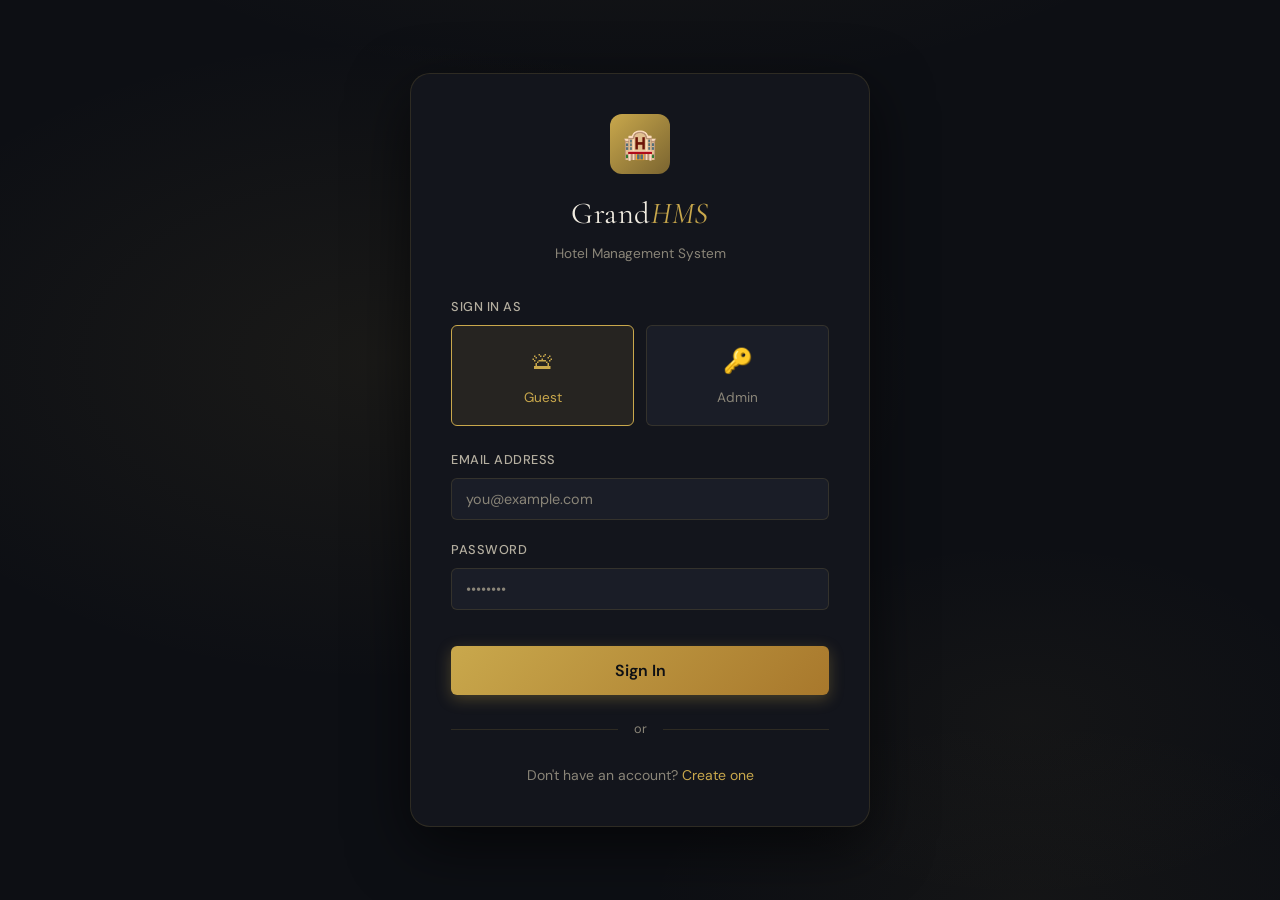
<file: index.html>
<!DOCTYPE html>
<html lang="en">
<head>
  <meta charset="UTF-8" />
  <meta name="viewport" content="width=device-width, initial-scale=1.0" />
  <title>Dashboard — Grand HMS</title>
  <link rel="stylesheet" href="css/style.css" />
</head>
<body>

  <div class="main-content">
    <div class="page-header">
      <h1 class="page-title">Room <span class="accent">Dashboard</span></h1>
      <p class="page-subtitle">Browse, search, and manage hotel rooms</p>
      <div class="page-divider"></div>
    </div>
    <div class="container">

      <div class="stats-row">
        <div class="stat-card">
          <div class="stat-icon gold">🏨</div>
          <div class="stat-info"><div class="stat-value" id="statTotal">—</div><div class="stat-label">Total Rooms</div></div>
        </div>
        <div class="stat-card">
          <div class="stat-icon green">✓</div>
          <div class="stat-info"><div class="stat-value" id="statAvailable">—</div><div class="stat-label">Available</div></div>
        </div>
        <div class="stat-card">
          <div class="stat-icon red">✕</div>
          <div class="stat-info"><div class="stat-value" id="statBooked">—</div><div class="stat-label">Booked</div></div>
        </div>
      </div>

      <div class="search-bar">
        <div class="search-input-wrap">
          <span class="search-icon">🔍</span>
          <input type="text" id="searchInput" class="search-input" placeholder="Search by room number or type…" />
        </div>
        <select id="filterType"  class="filter-select"><option value="">All Types</option></select>
        <select id="filterAvail" class="filter-select">
          <option value="">All Status</option>
          <option value="available">Available</option>
          <option value="booked">Booked</option>
        </select>
        <button class="btn btn-secondary btn-sm" onclick="resetFilters()">Reset</button>
        <div id="adminAddBtn" style="display:none;">
          <a href="add.html" class="btn btn-primary btn-sm">➕ Add Room</a>
        </div>
      </div>

      <div class="rooms-grid" id="roomsGrid"></div>

    </div>
  </div>

  <script src="js/config.js"></script>
  <script src="js/toast.js"></script>
  <script src="js/auth.js"></script>
  <script src="js/dashboard.js"></script>

</body>
</html>
</file>
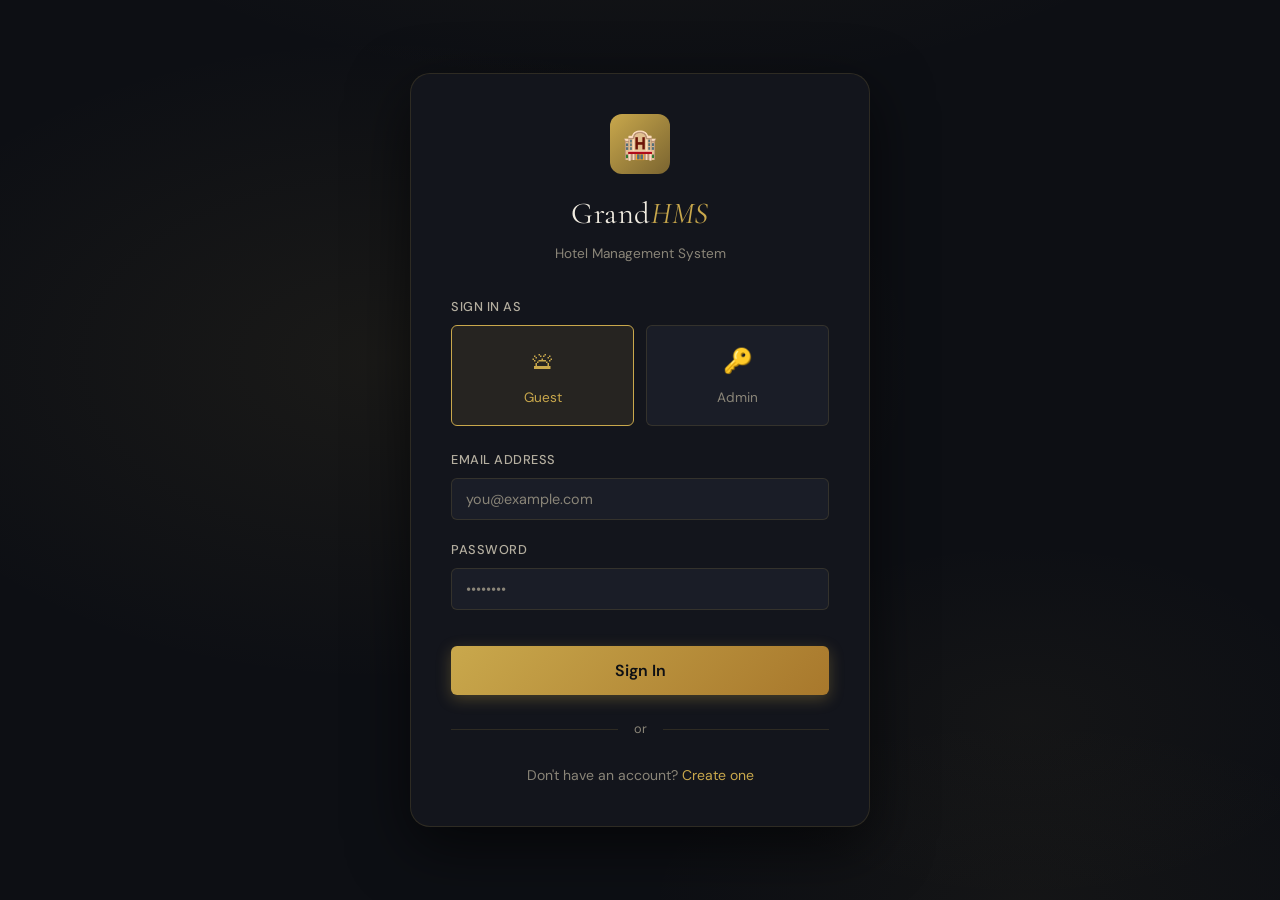
<file: add.html>
<!DOCTYPE html>
<html lang="en">
<head>
  <meta charset="UTF-8" />
  <meta name="viewport" content="width=device-width, initial-scale=1.0" />
  <title>Add Room — Grand HMS</title>
  <link rel="stylesheet" href="css/style.css" />
</head>
<body>

  <div class="main-content">
    <div class="page-header">
      <h1 class="page-title">Room <span class="accent">Details</span></h1>
      <p class="page-subtitle">Fill in the information below to add or edit a room</p>
      <div class="page-divider"></div>
    </div>
    <div class="container">
      <div class="form-page">

        <div class="form-card">
          <h2 class="form-card-title" id="formTitle">➕ Add Room</h2>
          <form id="addRoomForm" novalidate>

            <div class="form-row">
              <div class="form-group">
                <label for="roomNumber" class="form-label">Room Number *</label>
                <input type="text" id="roomNumber" class="form-control" placeholder="e.g. 101, A-203" required />
                <div class="form-error" id="roomNumberErr">Room number is required.</div>
              </div>
              <div class="form-group">
                <label for="roomType" class="form-label">Room Type *</label>
                <input type="text" id="roomType" class="form-control" placeholder="e.g. Deluxe, Suite" list="roomTypeList" required />
                <datalist id="roomTypeList">
                  <option value="Standard"><option value="Deluxe"><option value="Suite">
                  <option value="Executive Suite"><option value="Presidential Suite">
                  <option value="Twin"><option value="Single"><option value="Family Room">
                </datalist>
                <div class="form-error" id="roomTypeErr">Room type is required.</div>
              </div>
            </div>

            <div class="form-group">
              <label for="roomDescription" class="form-label">Description</label>
              <textarea id="roomDescription" class="form-control" placeholder="Brief description of amenities, view, etc." rows="3"></textarea>
            </div>

            <div class="form-row">
              <div class="form-group">
                <label for="roomPrice" class="form-label">Price per Night (₹) *</label>
                <input type="number" id="roomPrice" class="form-control" placeholder="e.g. 2500" min="0" step="0.01" required />
                <div class="form-error" id="roomPriceErr">Enter a valid price.</div>
              </div>
              <div class="form-group">
                <label for="roomAvailable" class="form-label">Availability</label>
                <select id="roomAvailable" class="form-control">
                  <option value="1">✓ Available</option>
                  <option value="0">✕ Not Available</option>
                </select>
              </div>
            </div>

            <div class="form-group">
              <label for="roomImage" class="form-label">Image URL</label>
              <input type="url" id="roomImage" class="form-control" placeholder="https://example.com/room.jpg" />
              <div class="form-hint">Paste a direct image URL. The preview on the right updates live.</div>
            </div>

            <div style="display:flex;gap:.75rem;flex-wrap:wrap;margin-top:1.5rem;">
              <button type="submit" class="btn btn-primary btn-lg" id="submitBtn">
                <span id="submitBtnText">Add Room</span>
              </button>
              <a href="rooms.html" class="btn btn-secondary btn-lg">Cancel</a>
            </div>

          </form>
        </div>

        <div class="image-preview-card">
          <div class="preview-header">Image Preview</div>
          <img id="imagePreview" src="" alt="Preview" style="display:none;" />
          <div class="image-placeholder" id="imagePlaceholder">
            <span class="ph-icon">🖼</span>
            <span>Preview appears here</span>
            <span style="font-size:.75rem;">Enter an image URL above</span>
          </div>
          <div style="padding:1rem 1.25rem;border-top:1px solid var(--border);">
            <div style="font-size:.8rem;color:var(--text-muted);line-height:1.6;">
              <strong style="color:var(--ivory-dim);">Tips:</strong><br/>
              Use direct image URLs ending in .jpg, .png, .webp<br/>
              Recommended size: 800×500px landscape ratio.
            </div>
          </div>
        </div>

      </div>
    </div>
  </div>

  <script src="js/config.js"></script>
  <script src="js/toast.js"></script>
  <script src="js/auth.js"></script>
  <script src="js/add.js"></script>

</body>
</html>
</file>
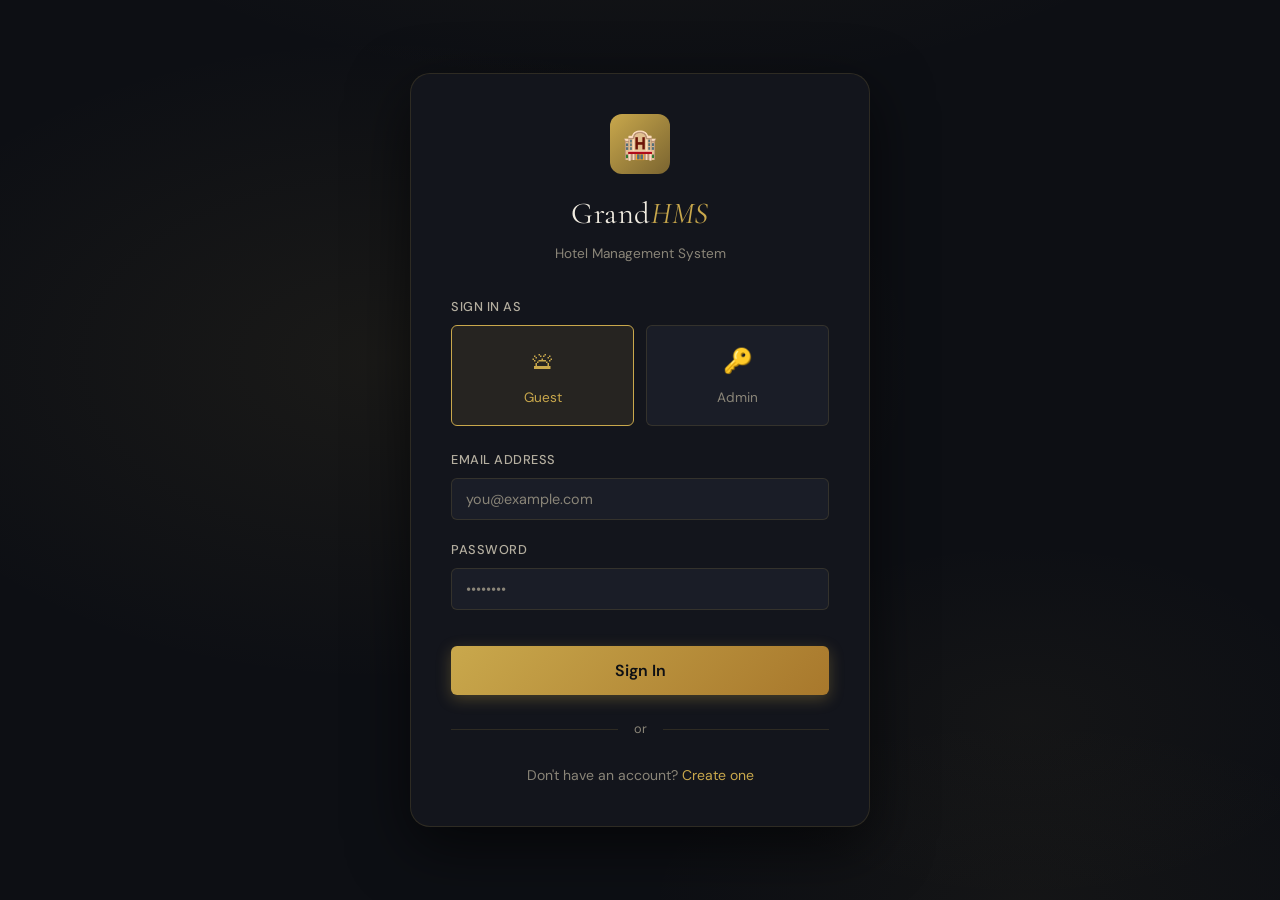
<file: login.html>
<!DOCTYPE html>
<html lang="en">
<head>
  <meta charset="UTF-8" />
  <meta name="viewport" content="width=device-width, initial-scale=1.0" />
  <title>Login — Grand HMS</title>
  <link rel="stylesheet" href="css/style.css" />
</head>
<body>

  <div class="auth-page">
    <div class="auth-card">

      <div class="auth-logo">
        <div class="auth-logo-icon">🏨</div>
        <h1>Grand<span style="color:var(--gold);font-style:italic;">HMS</span></h1>
        <p>Hotel Management System</p>
      </div>

      <div class="form-group">
        <label class="form-label">Sign in as</label>
        <div class="role-selector">
          <label class="role-option">
            <input type="radio" name="role" value="guest" checked />
            <span class="role-option-label"><span class="role-icon">🛎</span>Guest</span>
          </label>
          <label class="role-option">
            <input type="radio" name="role" value="admin" />
            <span class="role-option-label"><span class="role-icon">🔑</span>Admin</span>
          </label>
        </div>
      </div>

      <form id="loginForm" novalidate>
        <div class="form-group">
          <label for="email" class="form-label">Email Address</label>
          <input type="email" id="email" class="form-control" placeholder="you@example.com" required />
          <div class="form-error" id="emailErr">Please enter a valid email.</div>
        </div>
        <div class="form-group">
          <label for="password" class="form-label">Password</label>
          <input type="password" id="password" class="form-control" placeholder="••••••••" required />
          <div class="form-error" id="passwordErr">Password is required.</div>
        </div>
        <button type="submit" class="btn btn-primary btn-full btn-lg mt-2" id="loginBtn">
          <span id="loginBtnText">Sign In</span>
        </button>
      </form>

      <div class="auth-divider">or</div>
      <p class="text-center" style="font-size:.875rem;color:var(--text-muted);">
        Don't have an account? <a href="register.html" class="text-gold">Create one</a>
      </p>

    </div>
  </div>

  <script src="js/config.js"></script>
  <script src="js/toast.js"></script>
  <script src="js/auth.js"></script>
  <script>
    redirectIfLoggedIn();

    document.getElementById('loginForm').addEventListener('submit', async function (e) {
      e.preventDefault();
      document.querySelectorAll('.form-error').forEach(function (el) { el.classList.remove('visible'); });

      var email    = document.getElementById('email').value.trim();
      var password = document.getElementById('password').value.trim();
      var role     = document.querySelector('input[name="role"]:checked').value;
      var loginBtn = document.getElementById('loginBtn');
      var btnText  = document.getElementById('loginBtnText');

      var valid = true;
      if (!email || !/^[^\s@]+@[^\s@]+\.[^\s@]+$/.test(email)) { document.getElementById('emailErr').classList.add('visible'); valid = false; }
      if (!password) { document.getElementById('passwordErr').classList.add('visible'); valid = false; }
      if (!valid) return;

      loginBtn.disabled = true; btnText.textContent = 'Signing in…';
      try {
        var res  = await fetch(API_BASE + '/login', { method: 'POST', credentials: 'include', headers: { 'Content-Type': 'application/json' }, body: JSON.stringify({ email, password, role }) });
        var data = await res.json();
        if (!res.ok) { toastError('Login Failed', data.message || 'Invalid credentials.'); }
        else {
          setUser({ id: data.user?.id || data.id, name: data.user?.name || data.name, email: data.user?.email || email, role: data.user?.role || data.role || role });
          toastSuccess('Welcome back!', 'Signed in as ' + role + '.');
          setTimeout(function () { window.location.href = 'index.html'; }, 600);
        }
      } catch (err) { toastError('Connection Error', 'Cannot reach server. Make sure your backend is running.'); }
      finally { loginBtn.disabled = false; btnText.textContent = 'Sign In'; }
    });
  </script>

</body>
</html>
</file>
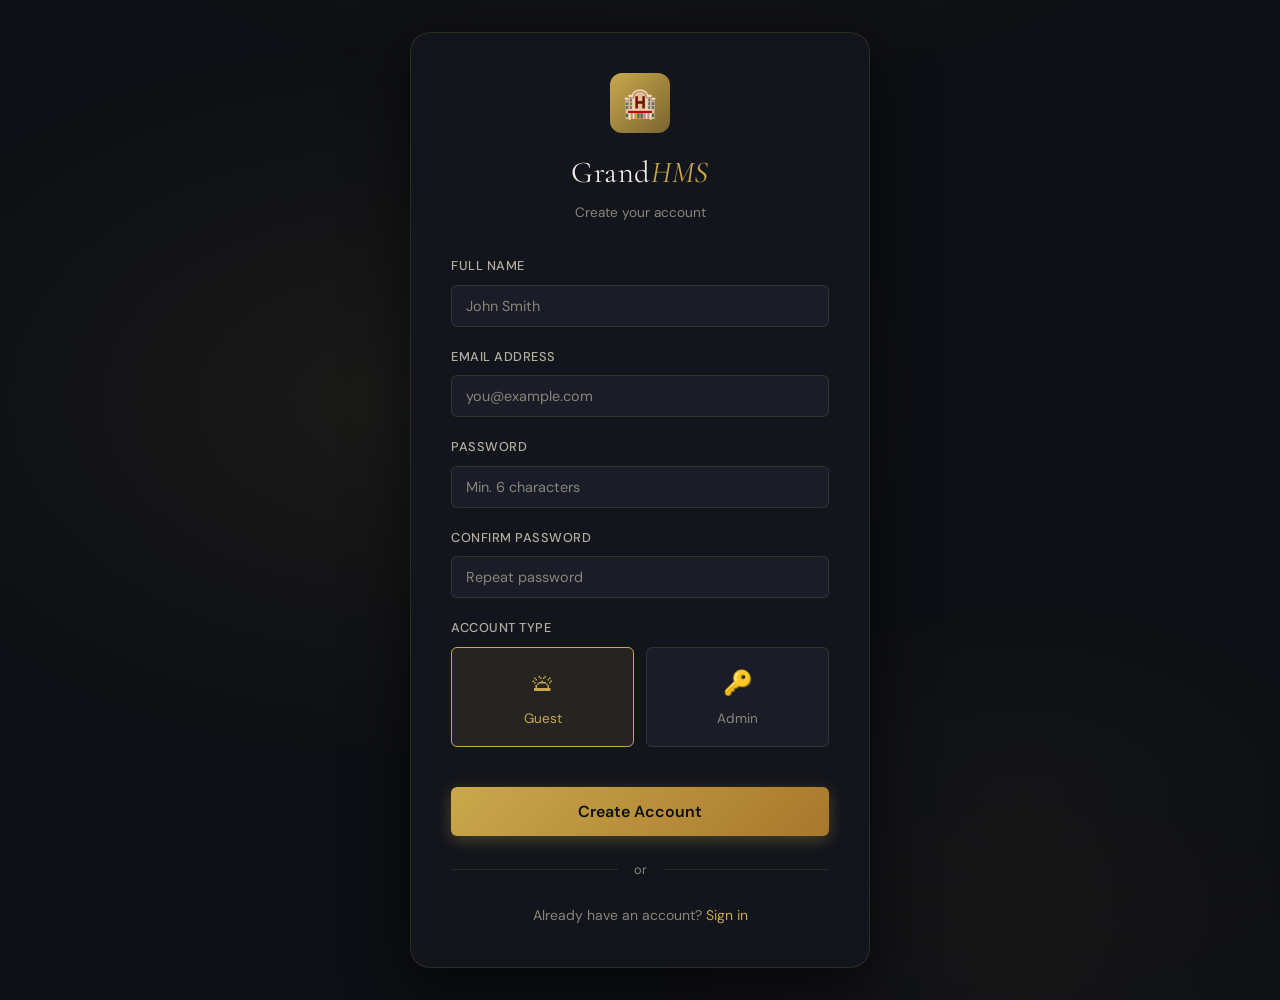
<file: register.html>
<!DOCTYPE html>
<html lang="en">
<head>
  <meta charset="UTF-8" />
  <meta name="viewport" content="width=device-width, initial-scale=1.0" />
  <title>Register — Grand HMS</title>
  <link rel="stylesheet" href="css/style.css" />
</head>
<body>

  <div class="auth-page">
    <div class="auth-card">

      <div class="auth-logo">
        <div class="auth-logo-icon">🏨</div>
        <h1>Grand<span style="color:var(--gold);font-style:italic;">HMS</span></h1>
        <p>Create your account</p>
      </div>

      <form id="registerForm" novalidate>
        <div class="form-group">
          <label for="name" class="form-label">Full Name</label>
          <input type="text" id="name" class="form-control" placeholder="John Smith" required />
          <div class="form-error" id="nameErr">Name is required.</div>
        </div>
        <div class="form-group">
          <label for="email" class="form-label">Email Address</label>
          <input type="email" id="email" class="form-control" placeholder="you@example.com" required />
          <div class="form-error" id="emailErr">Please enter a valid email.</div>
        </div>
        <div class="form-group">
          <label for="password" class="form-label">Password</label>
          <input type="password" id="password" class="form-control" placeholder="Min. 6 characters" required />
          <div class="form-error" id="passwordErr">Password must be at least 6 characters.</div>
        </div>
        <div class="form-group">
          <label for="confirmPassword" class="form-label">Confirm Password</label>
          <input type="password" id="confirmPassword" class="form-control" placeholder="Repeat password" required />
          <div class="form-error" id="confirmErr">Passwords do not match.</div>
        </div>
        <div class="form-group">
          <label class="form-label">Account Type</label>
          <div class="role-selector">
            <label class="role-option">
              <input type="radio" name="role" value="guest" checked />
              <span class="role-option-label"><span class="role-icon">🛎</span>Guest</span>
            </label>
            <label class="role-option">
              <input type="radio" name="role" value="admin" />
              <span class="role-option-label"><span class="role-icon">🔑</span>Admin</span>
            </label>
          </div>
        </div>
        <button type="submit" class="btn btn-primary btn-full btn-lg mt-2" id="registerBtn">
          <span id="registerBtnText">Create Account</span>
        </button>
      </form>

      <div class="auth-divider">or</div>
      <p class="text-center" style="font-size:.875rem;color:var(--text-muted);">
        Already have an account? <a href="login.html" class="text-gold">Sign in</a>
      </p>

    </div>
  </div>

  <script src="js/config.js"></script>
  <script src="js/toast.js"></script>
  <script src="js/auth.js"></script>
  <script>
    redirectIfLoggedIn();

    document.getElementById('registerForm').addEventListener('submit', async function (e) {
      e.preventDefault();
      document.querySelectorAll('.form-error').forEach(function (el) { el.classList.remove('visible'); });

      var name     = document.getElementById('name').value.trim();
      var email    = document.getElementById('email').value.trim();
      var password = document.getElementById('password').value;
      var confirm  = document.getElementById('confirmPassword').value;
      var role     = document.querySelector('input[name="role"]:checked').value;
      var regBtn   = document.getElementById('registerBtn');
      var btnText  = document.getElementById('registerBtnText');

      var valid = true;
      if (!name)   { document.getElementById('nameErr').classList.add('visible'); valid = false; }
      if (!email || !/^[^\s@]+@[^\s@]+\.[^\s@]+$/.test(email)) { document.getElementById('emailErr').classList.add('visible'); valid = false; }
      if (!password || password.length < 6) { document.getElementById('passwordErr').classList.add('visible'); valid = false; }
      if (password !== confirm) { document.getElementById('confirmErr').classList.add('visible'); valid = false; }
      if (!valid) return;

      regBtn.disabled = true; btnText.textContent = 'Creating account…';
      try {
        var res  = await fetch(API_BASE + '/register', { method: 'POST', credentials: 'include', headers: { 'Content-Type': 'application/json' }, body: JSON.stringify({ name, email, password, role }) });
        var data = await res.json();
        if (!res.ok) { toastError('Registration Failed', data.message || 'Could not create account.'); }
        else { toastSuccess('Account Created!', 'You can now sign in.'); setTimeout(function () { window.location.href = 'login.html'; }, 1200); }
      } catch (err) { toastError('Connection Error', 'Cannot reach server.'); }
      finally { regBtn.disabled = false; btnText.textContent = 'Create Account'; }
    });
  </script>

</body>
</html>
</file>
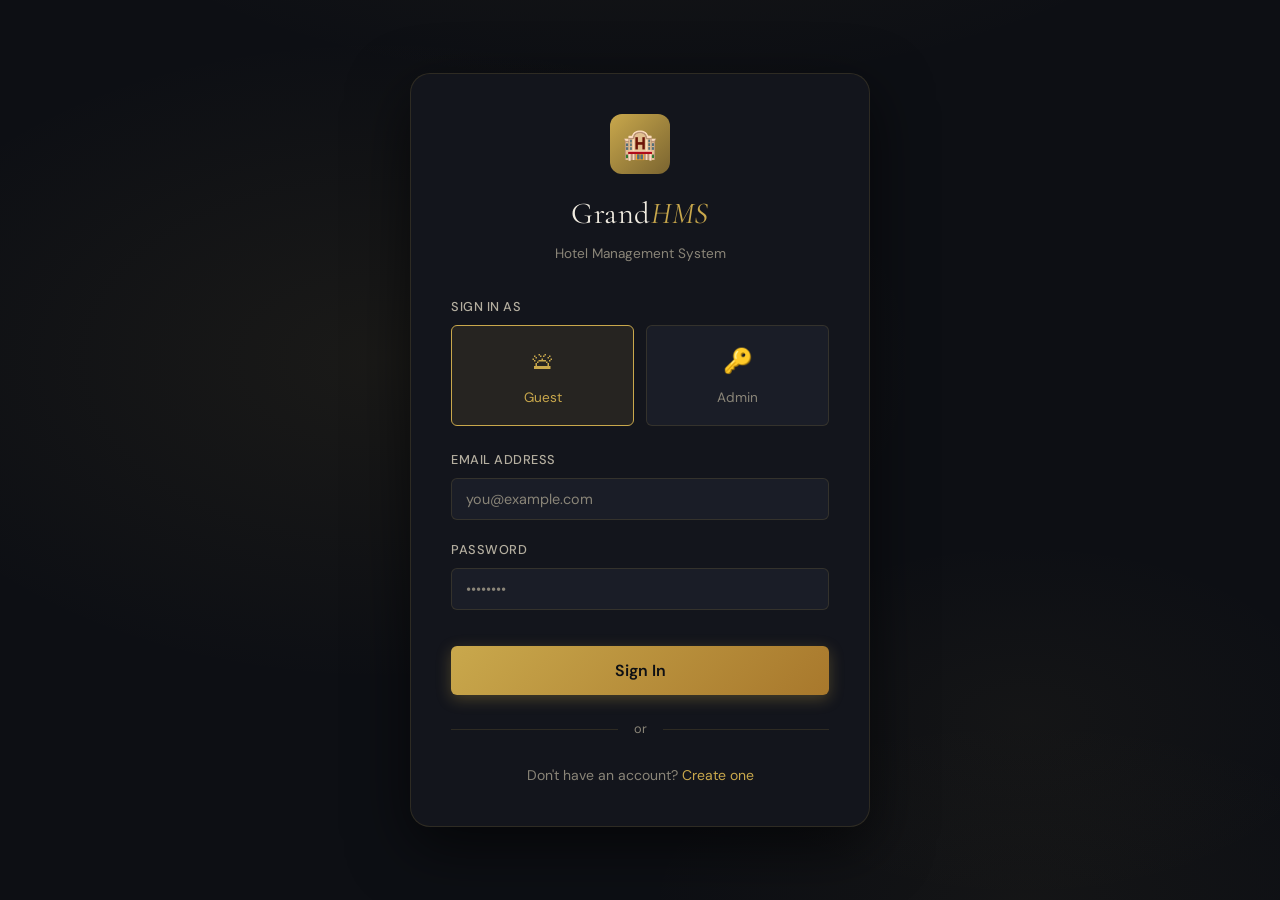
<file: rooms.html>
<!DOCTYPE html>
<html lang="en">
<head>
  <meta charset="UTF-8" />
  <meta name="viewport" content="width=device-width, initial-scale=1.0" />
  <title>Manage Rooms — Grand HMS</title>
  <link rel="stylesheet" href="css/style.css" />
</head>
<body>

  <div class="main-content">
    <div class="page-header">
      <h1 class="page-title">Room <span class="accent">Management</span></h1>
      <p class="page-subtitle">View, search, edit and delete all hotel rooms</p>
      <div class="page-divider"></div>
    </div>
    <div class="container">

      <div class="search-bar" style="margin-bottom:1.5rem;">
        <div class="search-input-wrap">
          <span class="search-icon">🔍</span>
          <input type="text" id="tableSearch" class="search-input" placeholder="Search by room number or type…" />
        </div>
        <select id="tableTypeFilter"  class="filter-select"><option value="">All Types</option></select>
        <select id="tableAvailFilter" class="filter-select">
          <option value="">All Status</option>
          <option value="available">Available</option>
          <option value="booked">Booked</option>
        </select>
        <button class="btn btn-secondary btn-sm" onclick="resetTableFilters()">Reset</button>
        <a href="add.html" class="btn btn-primary btn-sm">➕ Add Room</a>
      </div>

      <div class="table-wrap">
        <div class="table-header">
          <span class="table-title">All Rooms</span>
          <span style="font-size:.8rem;color:var(--text-muted);"><span id="roomCount">0</span> rooms</span>
        </div>
        <div style="overflow-x:auto;">
          <table>
            <thead>
              <tr>
                <th>Image</th><th>Room No.</th><th>Type</th><th>Description</th><th>Price</th><th>Status</th><th>Actions</th>
              </tr>
            </thead>
            <tbody id="roomsTableBody">
              <tr><td colspan="7" style="text-align:center;padding:3rem;color:var(--text-muted);">
                <div class="spinner" style="margin:0 auto 1rem;"></div>Loading rooms…
              </td></tr>
            </tbody>
          </table>
        </div>
      </div>

    </div>
  </div>

  <script src="js/config.js"></script>
  <script src="js/toast.js"></script>
  <script src="js/auth.js"></script>
  <script src="js/rooms.js"></script>

</body>
</html>
</file>
<file: css/style.css>
/* ============================================================
   HOTEL MANAGEMENT SYSTEM - MAIN STYLESHEET
   Aesthetic: Luxury Dark — Charcoal + Gold + Ivory
   ============================================================ */

@import url('https://fonts.googleapis.com/css2?family=Cormorant+Garamond:ital,wght@0,300;0,400;0,600;1,300;1,400&family=DM+Sans:wght@300;400;500;600&display=swap');

/* ── CSS Variables ─────────────────────────────────────────── */
:root {
  --bg-deep:      #0d0f14;
  --bg-card:      #13151c;
  --bg-surface:   #1a1d27;
  --bg-hover:     #20232f;
  --gold:         #c9a84c;
  --gold-light:   #e8c97a;
  --gold-dim:     #7a6430;
  --ivory:        #f0ebe0;
  --ivory-dim:    #b5afa0;
  --white:        #ffffff;
  --text-primary: #e8e4da;
  --text-muted:   #8a8578;
  --danger:       #c0392b;
  --danger-light: #e74c3c;
  --success:      #27ae60;
  --success-light:#2ecc71;
  --warning:      #f39c12;
  --info:         #2980b9;
  --border:       rgba(201,168,76,0.15);
  --border-hover: rgba(201,168,76,0.4);
  --shadow-sm:    0 2px 12px rgba(0,0,0,0.4);
  --shadow-md:    0 8px 32px rgba(0,0,0,0.5);
  --shadow-lg:    0 20px 60px rgba(0,0,0,0.6);
  --radius-sm:    6px;
  --radius-md:    12px;
  --radius-lg:    20px;
  --font-display: 'Cormorant Garamond', serif;
  --font-body:    'DM Sans', sans-serif;
  --transition:   all 0.25s cubic-bezier(0.4, 0, 0.2, 1);
  --navbar-h:     68px;
}

/* ── Reset & Base ──────────────────────────────────────────── */
*, *::before, *::after { box-sizing: border-box; margin: 0; padding: 0; }

html { scroll-behavior: smooth; }

body {
  font-family: var(--font-body);
  background-color: var(--bg-deep);
  color: var(--text-primary);
  min-height: 100vh;
  line-height: 1.6;
  font-size: 15px;
  background-image:
    radial-gradient(ellipse 80% 50% at 50% -20%, rgba(201,168,76,0.06) 0%, transparent 60%),
    radial-gradient(ellipse 60% 40% at 80% 100%, rgba(201,168,76,0.04) 0%, transparent 50%);
}

a { color: var(--gold); text-decoration: none; transition: var(--transition); }
a:hover { color: var(--gold-light); }
img { max-width: 100%; display: block; }
ul { list-style: none; }
input, select, textarea, button { font-family: var(--font-body); }

/* ── Scrollbar ─────────────────────────────────────────────── */
::-webkit-scrollbar { width: 6px; }
::-webkit-scrollbar-track { background: var(--bg-deep); }
::-webkit-scrollbar-thumb { background: var(--gold-dim); border-radius: 3px; }
::-webkit-scrollbar-thumb:hover { background: var(--gold); }

/* ── Navbar ────────────────────────────────────────────────── */
.navbar {
  position: fixed;
  top: 0; left: 0; right: 0;
  height: var(--navbar-h);
  background: rgba(13,15,20,0.92);
  backdrop-filter: blur(20px);
  -webkit-backdrop-filter: blur(20px);
  border-bottom: 1px solid var(--border);
  display: flex;
  align-items: center;
  justify-content: space-between;
  padding: 0 2rem;
  z-index: 1000;
  animation: slideDown 0.4s ease;
}

@keyframes slideDown {
  from { transform: translateY(-100%); opacity: 0; }
  to   { transform: translateY(0);     opacity: 1; }
}

.navbar-brand {
  display: flex;
  align-items: center;
  gap: 10px;
  font-family: var(--font-display);
  font-size: 1.5rem;
  font-weight: 600;
  color: var(--ivory);
  letter-spacing: 0.02em;
}

.navbar-brand .brand-icon {
  width: 36px; height: 36px;
  background: linear-gradient(135deg, var(--gold), var(--gold-dim));
  border-radius: var(--radius-sm);
  display: flex;
  align-items: center;
  justify-content: center;
  font-size: 1.1rem;
}

.navbar-brand span.accent { color: var(--gold); }

.navbar-links {
  display: flex;
  align-items: center;
  gap: 0.25rem;
}

.nav-link {
  display: flex;
  align-items: center;
  gap: 6px;
  padding: 7px 14px;
  border-radius: var(--radius-sm);
  color: var(--text-muted);
  font-size: 0.875rem;
  font-weight: 500;
  transition: var(--transition);
  white-space: nowrap;
}

.nav-link:hover {
  color: var(--ivory);
  background: var(--bg-surface);
}

.nav-link.active {
  color: var(--gold);
  background: rgba(201,168,76,0.1);
}

.nav-link .nav-icon { font-size: 1rem; }

.navbar-right {
  display: flex;
  align-items: center;
  gap: 1rem;
}

.nav-user {
  display: flex;
  align-items: center;
  gap: 8px;
  padding: 6px 12px;
  border-radius: var(--radius-sm);
  background: var(--bg-surface);
  border: 1px solid var(--border);
  font-size: 0.8rem;
  color: var(--ivory-dim);
}

.nav-user .avatar {
  width: 26px; height: 26px;
  background: linear-gradient(135deg, var(--gold), var(--gold-dim));
  border-radius: 50%;
  display: flex; align-items: center; justify-content: center;
  font-size: 0.75rem;
  color: var(--bg-deep);
  font-weight: 700;
}

.btn-logout {
  padding: 7px 16px;
  border-radius: var(--radius-sm);
  background: transparent;
  border: 1px solid rgba(192,57,43,0.4);
  color: #e74c3c;
  font-size: 0.8rem;
  font-weight: 500;
  cursor: pointer;
  transition: var(--transition);
  display: flex; align-items: center; gap: 5px;
}
.btn-logout:hover {
  background: rgba(192,57,43,0.15);
  border-color: var(--danger-light);
}

/* Mobile nav toggle */
.nav-toggle {
  display: none;
  flex-direction: column;
  gap: 5px;
  cursor: pointer;
  padding: 6px;
}
.nav-toggle span {
  width: 22px; height: 2px;
  background: var(--ivory);
  border-radius: 2px;
  transition: var(--transition);
}

/* ── Main Content Wrapper ──────────────────────────────────── */
.main-content {
  padding-top: calc(var(--navbar-h) + 2rem);
  min-height: 100vh;
}

/* ── Page Header ──────────────────────────────────────────── */
.page-header {
  padding: 2.5rem 2rem 0;
  max-width: 1400px;
  margin: 0 auto;
  animation: fadeUp 0.5s ease 0.1s both;
}

.page-title {
  font-family: var(--font-display);
  font-size: 2.4rem;
  font-weight: 300;
  color: var(--ivory);
  letter-spacing: 0.01em;
  line-height: 1.2;
}

.page-title .accent { color: var(--gold); font-style: italic; }

.page-subtitle {
  color: var(--text-muted);
  font-size: 0.9rem;
  margin-top: 0.4rem;
}

.page-divider {
  width: 60px;
  height: 2px;
  background: linear-gradient(90deg, var(--gold), transparent);
  margin: 1rem 0 0;
}

/* ── Containers ───────────────────────────────────────────── */
.container {
  max-width: 1400px;
  margin: 0 auto;
  padding: 2rem;
}

.container-sm {
  max-width: 520px;
  margin: 0 auto;
  padding: 2rem;
}

/* ── Buttons ───────────────────────────────────────────────── */
.btn {
  display: inline-flex;
  align-items: center;
  gap: 7px;
  padding: 10px 22px;
  border-radius: var(--radius-sm);
  font-size: 0.875rem;
  font-weight: 500;
  cursor: pointer;
  border: none;
  transition: var(--transition);
  white-space: nowrap;
  position: relative;
  overflow: hidden;
}

.btn::after {
  content: '';
  position: absolute;
  inset: 0;
  background: rgba(255,255,255,0);
  transition: background 0.2s;
}
.btn:hover::after { background: rgba(255,255,255,0.05); }

.btn-primary {
  background: linear-gradient(135deg, var(--gold), #a8782c);
  color: var(--bg-deep);
  font-weight: 600;
  box-shadow: 0 4px 15px rgba(201,168,76,0.3);
}
.btn-primary:hover {
  transform: translateY(-1px);
  box-shadow: 0 6px 20px rgba(201,168,76,0.45);
}
.btn-primary:active { transform: translateY(0); }

.btn-secondary {
  background: var(--bg-surface);
  color: var(--text-primary);
  border: 1px solid var(--border);
}
.btn-secondary:hover {
  border-color: var(--border-hover);
  background: var(--bg-hover);
}

.btn-danger {
  background: rgba(192,57,43,0.15);
  color: var(--danger-light);
  border: 1px solid rgba(192,57,43,0.3);
}
.btn-danger:hover {
  background: rgba(192,57,43,0.25);
  border-color: var(--danger-light);
}

.btn-success {
  background: rgba(39,174,96,0.15);
  color: var(--success-light);
  border: 1px solid rgba(39,174,96,0.3);
}
.btn-success:hover {
  background: rgba(39,174,96,0.25);
}

.btn-outline {
  background: transparent;
  color: var(--gold);
  border: 1px solid var(--gold-dim);
}
.btn-outline:hover {
  background: rgba(201,168,76,0.1);
  border-color: var(--gold);
}

.btn-sm {
  padding: 6px 14px;
  font-size: 0.8rem;
}

.btn-lg {
  padding: 14px 32px;
  font-size: 1rem;
}

.btn-full { width: 100%; justify-content: center; }

.btn:disabled {
  opacity: 0.5;
  cursor: not-allowed;
  transform: none !important;
}

/* ── Cards ─────────────────────────────────────────────────── */
.card {
  background: var(--bg-card);
  border: 1px solid var(--border);
  border-radius: var(--radius-md);
  overflow: hidden;
  transition: var(--transition);
}
.card:hover {
  border-color: var(--border-hover);
  box-shadow: var(--shadow-md);
  transform: translateY(-2px);
}

/* ── Room Cards Grid ──────────────────────────────────────── */
.rooms-grid {
  display: grid;
  grid-template-columns: repeat(auto-fill, minmax(300px, 1fr));
  gap: 1.5rem;
  animation: fadeUp 0.5s ease 0.2s both;
}

.room-card {
  background: var(--bg-card);
  border: 1px solid var(--border);
  border-radius: var(--radius-md);
  overflow: hidden;
  transition: var(--transition);
  animation: fadeUp 0.4s ease both;
}

.room-card:hover {
  border-color: var(--border-hover);
  box-shadow: 0 12px 40px rgba(0,0,0,0.5);
  transform: translateY(-4px);
}

.room-card-image {
  width: 100%;
  height: 200px;
  object-fit: cover;
  display: block;
  background: var(--bg-surface);
}

.room-card-image-placeholder {
  width: 100%;
  height: 200px;
  background: linear-gradient(135deg, var(--bg-surface), var(--bg-hover));
  display: flex;
  align-items: center;
  justify-content: center;
  font-size: 3rem;
  color: var(--gold-dim);
}

.room-card-body {
  padding: 1.25rem;
}

.room-card-header {
  display: flex;
  justify-content: space-between;
  align-items: flex-start;
  margin-bottom: 0.75rem;
}

.room-number {
  font-family: var(--font-display);
  font-size: 1.5rem;
  font-weight: 600;
  color: var(--ivory);
  line-height: 1;
}

.room-number span { color: var(--gold); }

.availability-badge {
  padding: 4px 10px;
  border-radius: 20px;
  font-size: 0.72rem;
  font-weight: 600;
  letter-spacing: 0.05em;
  text-transform: uppercase;
}

.badge-available {
  background: rgba(39,174,96,0.15);
  color: var(--success-light);
  border: 1px solid rgba(39,174,96,0.3);
}

.badge-booked {
  background: rgba(192,57,43,0.15);
  color: var(--danger-light);
  border: 1px solid rgba(192,57,43,0.3);
}

.room-type {
  color: var(--gold);
  font-size: 0.8rem;
  font-weight: 500;
  letter-spacing: 0.06em;
  text-transform: uppercase;
  margin-bottom: 0.5rem;
}

.room-description {
  color: var(--text-muted);
  font-size: 0.85rem;
  line-height: 1.5;
  margin-bottom: 1rem;
  display: -webkit-box;
  -webkit-line-clamp: 2;
  -webkit-box-orient: vertical;
  overflow: hidden;
}

.room-price {
  display: flex;
  align-items: baseline;
  gap: 4px;
  margin-bottom: 1.25rem;
}

.price-amount {
  font-family: var(--font-display);
  font-size: 1.8rem;
  font-weight: 600;
  color: var(--gold-light);
  line-height: 1;
}

.price-label {
  color: var(--text-muted);
  font-size: 0.75rem;
}

.room-card-actions {
  display: flex;
  gap: 8px;
}

.room-card-actions .btn { flex: 1; justify-content: center; }

/* ── Search / Filter Bar ──────────────────────────────────── */
.search-bar {
  background: var(--bg-card);
  border: 1px solid var(--border);
  border-radius: var(--radius-md);
  padding: 1.25rem 1.5rem;
  display: flex;
  align-items: center;
  gap: 1rem;
  flex-wrap: wrap;
  margin-bottom: 2rem;
  animation: fadeUp 0.4s ease 0.15s both;
}

.search-input-wrap {
  position: relative;
  flex: 1;
  min-width: 200px;
}

.search-icon {
  position: absolute;
  left: 12px;
  top: 50%;
  transform: translateY(-50%);
  color: var(--text-muted);
  font-size: 0.9rem;
  pointer-events: none;
}

.search-input {
  width: 100%;
  padding: 10px 12px 10px 36px;
  background: var(--bg-surface);
  border: 1px solid var(--border);
  border-radius: var(--radius-sm);
  color: var(--text-primary);
  font-size: 0.875rem;
  transition: var(--transition);
  outline: none;
}
.search-input:focus {
  border-color: var(--gold-dim);
  box-shadow: 0 0 0 3px rgba(201,168,76,0.1);
}
.search-input::placeholder { color: var(--text-muted); }

.filter-select {
  padding: 10px 14px;
  background: var(--bg-surface);
  border: 1px solid var(--border);
  border-radius: var(--radius-sm);
  color: var(--text-primary);
  font-size: 0.875rem;
  transition: var(--transition);
  outline: none;
  min-width: 150px;
  cursor: pointer;
}
.filter-select:focus {
  border-color: var(--gold-dim);
  box-shadow: 0 0 0 3px rgba(201,168,76,0.1);
}
.filter-select option { background: var(--bg-surface); color: var(--text-primary); }

/* ── Stats Row ─────────────────────────────────────────────── */
.stats-row {
  display: grid;
  grid-template-columns: repeat(auto-fill, minmax(180px, 1fr));
  gap: 1rem;
  margin-bottom: 2rem;
  animation: fadeUp 0.5s ease 0.1s both;
}

.stat-card {
  background: var(--bg-card);
  border: 1px solid var(--border);
  border-radius: var(--radius-md);
  padding: 1.25rem;
  display: flex;
  align-items: center;
  gap: 1rem;
}

.stat-icon {
  width: 44px; height: 44px;
  border-radius: var(--radius-sm);
  display: flex;
  align-items: center;
  justify-content: center;
  font-size: 1.3rem;
  flex-shrink: 0;
}

.stat-icon.gold    { background: rgba(201,168,76,0.15); }
.stat-icon.green   { background: rgba(39,174,96,0.15); }
.stat-icon.red     { background: rgba(192,57,43,0.15); }
.stat-icon.blue    { background: rgba(41,128,185,0.15); }

.stat-info {}

.stat-value {
  font-family: var(--font-display);
  font-size: 1.9rem;
  font-weight: 600;
  color: var(--ivory);
  line-height: 1;
}

.stat-label {
  color: var(--text-muted);
  font-size: 0.78rem;
  margin-top: 2px;
}

/* ── Forms ─────────────────────────────────────────────────── */
.form-group {
  margin-bottom: 1.25rem;
}

.form-label {
  display: block;
  color: var(--ivory-dim);
  font-size: 0.8rem;
  font-weight: 500;
  margin-bottom: 0.5rem;
  letter-spacing: 0.04em;
  text-transform: uppercase;
}

.form-control {
  width: 100%;
  padding: 11px 14px;
  background: var(--bg-surface);
  border: 1px solid var(--border);
  border-radius: var(--radius-sm);
  color: var(--text-primary);
  font-size: 0.9rem;
  transition: var(--transition);
  outline: none;
}
.form-control:focus {
  border-color: var(--gold-dim);
  box-shadow: 0 0 0 3px rgba(201,168,76,0.1);
  background: var(--bg-hover);
}
.form-control::placeholder { color: var(--text-muted); }

select.form-control { cursor: pointer; }
select.form-control option { background: var(--bg-surface); }

textarea.form-control {
  resize: vertical;
  min-height: 100px;
}

.form-row {
  display: grid;
  grid-template-columns: 1fr 1fr;
  gap: 1rem;
}

.form-hint {
  font-size: 0.78rem;
  color: var(--text-muted);
  margin-top: 0.3rem;
}

.form-error {
  font-size: 0.78rem;
  color: var(--danger-light);
  margin-top: 0.3rem;
  display: none;
}
.form-error.visible { display: block; }

/* ── Auth Pages ────────────────────────────────────────────── */
.auth-page {
  min-height: 100vh;
  display: flex;
  align-items: center;
  justify-content: center;
  padding: 2rem;
  background-image:
    radial-gradient(ellipse 70% 60% at 30% 40%, rgba(201,168,76,0.07) 0%, transparent 60%),
    radial-gradient(ellipse 50% 40% at 80% 80%, rgba(201,168,76,0.04) 0%, transparent 50%);
}

.auth-card {
  background: var(--bg-card);
  border: 1px solid var(--border);
  border-radius: var(--radius-lg);
  padding: 2.5rem;
  width: 100%;
  max-width: 460px;
  box-shadow: var(--shadow-lg);
  animation: fadeUp 0.5s ease both;
}

.auth-logo {
  text-align: center;
  margin-bottom: 2rem;
}

.auth-logo-icon {
  width: 60px; height: 60px;
  background: linear-gradient(135deg, var(--gold), var(--gold-dim));
  border-radius: var(--radius-md);
  display: inline-flex;
  align-items: center;
  justify-content: center;
  font-size: 1.8rem;
  margin-bottom: 1rem;
}

.auth-logo h1 {
  font-family: var(--font-display);
  font-size: 1.9rem;
  font-weight: 400;
  color: var(--ivory);
  letter-spacing: 0.02em;
}

.auth-logo p {
  color: var(--text-muted);
  font-size: 0.85rem;
  margin-top: 0.3rem;
}

.auth-divider {
  display: flex;
  align-items: center;
  gap: 1rem;
  margin: 1.5rem 0;
  color: var(--text-muted);
  font-size: 0.8rem;
}
.auth-divider::before, .auth-divider::after {
  content: '';
  flex: 1;
  height: 1px;
  background: var(--border);
}

/* Role selector */
.role-selector {
  display: grid;
  grid-template-columns: 1fr 1fr;
  gap: 0.75rem;
  margin-bottom: 1.5rem;
}

.role-option {
  position: relative;
  cursor: pointer;
}

.role-option input {
  position: absolute;
  opacity: 0;
  width: 0;
  height: 0;
}

.role-option-label {
  display: flex;
  flex-direction: column;
  align-items: center;
  gap: 6px;
  padding: 1rem;
  background: var(--bg-surface);
  border: 1px solid var(--border);
  border-radius: var(--radius-sm);
  transition: var(--transition);
  font-size: 0.85rem;
  color: var(--text-muted);
}

.role-option-label .role-icon { font-size: 1.5rem; }

.role-option input:checked + .role-option-label {
  border-color: var(--gold);
  background: rgba(201,168,76,0.1);
  color: var(--gold);
}

/* ── Tables ─────────────────────────────────────────────────── */
.table-wrap {
  background: var(--bg-card);
  border: 1px solid var(--border);
  border-radius: var(--radius-md);
  overflow: hidden;
  animation: fadeUp 0.5s ease 0.2s both;
}

.table-header {
  padding: 1.25rem 1.5rem;
  border-bottom: 1px solid var(--border);
  display: flex;
  align-items: center;
  justify-content: space-between;
  flex-wrap: wrap;
  gap: 1rem;
}

.table-title {
  font-family: var(--font-display);
  font-size: 1.2rem;
  color: var(--ivory);
}

table {
  width: 100%;
  border-collapse: collapse;
}

thead th {
  background: var(--bg-surface);
  padding: 12px 16px;
  text-align: left;
  font-size: 0.75rem;
  font-weight: 600;
  color: var(--text-muted);
  letter-spacing: 0.06em;
  text-transform: uppercase;
  border-bottom: 1px solid var(--border);
}

tbody tr {
  border-bottom: 1px solid rgba(201,168,76,0.06);
  transition: var(--transition);
}

tbody tr:last-child { border-bottom: none; }

tbody tr:hover { background: var(--bg-hover); }

td {
  padding: 14px 16px;
  font-size: 0.875rem;
  color: var(--text-primary);
  vertical-align: middle;
}

.td-room-img {
  width: 56px;
  height: 40px;
  object-fit: cover;
  border-radius: 4px;
  background: var(--bg-surface);
}

.td-actions {
  display: flex;
  gap: 6px;
}

/* ── Form Page (Add/Edit Room) ─────────────────────────────── */
.form-page {
  display: grid;
  grid-template-columns: 1fr 380px;
  gap: 2rem;
  align-items: start;
}

.form-card {
  background: var(--bg-card);
  border: 1px solid var(--border);
  border-radius: var(--radius-md);
  padding: 2rem;
  animation: fadeUp 0.5s ease 0.1s both;
}

.form-card-title {
  font-family: var(--font-display);
  font-size: 1.4rem;
  font-weight: 400;
  color: var(--ivory);
  margin-bottom: 1.5rem;
  padding-bottom: 1rem;
  border-bottom: 1px solid var(--border);
  display: flex;
  align-items: center;
  gap: 10px;
}

.image-preview-card {
  background: var(--bg-card);
  border: 1px solid var(--border);
  border-radius: var(--radius-md);
  overflow: hidden;
  animation: fadeUp 0.5s ease 0.2s both;
  position: sticky;
  top: calc(var(--navbar-h) + 1.5rem);
}

.image-preview-card .preview-header {
  padding: 1rem 1.25rem;
  border-bottom: 1px solid var(--border);
  font-size: 0.8rem;
  color: var(--text-muted);
  letter-spacing: 0.04em;
  text-transform: uppercase;
  font-weight: 500;
}

#imagePreview {
  width: 100%;
  height: 220px;
  object-fit: cover;
  display: block;
}

.image-placeholder {
  width: 100%;
  height: 220px;
  background: var(--bg-surface);
  display: flex;
  flex-direction: column;
  align-items: center;
  justify-content: center;
  gap: 0.75rem;
  color: var(--text-muted);
  font-size: 0.85rem;
}

.image-placeholder .ph-icon { font-size: 2.5rem; }

/* ── Booking Modal ─────────────────────────────────────────── */
.modal-overlay {
  position: fixed;
  inset: 0;
  background: rgba(0,0,0,0.75);
  backdrop-filter: blur(4px);
  z-index: 2000;
  display: flex;
  align-items: center;
  justify-content: center;
  padding: 1rem;
  animation: fadeIn 0.2s ease;
}

@keyframes fadeIn { from { opacity: 0; } to { opacity: 1; } }

.modal {
  background: var(--bg-card);
  border: 1px solid var(--border);
  border-radius: var(--radius-lg);
  width: 100%;
  max-width: 480px;
  box-shadow: var(--shadow-lg);
  animation: scaleIn 0.25s cubic-bezier(0.4,0,0.2,1);
}

@keyframes scaleIn {
  from { transform: scale(0.9); opacity: 0; }
  to   { transform: scale(1);   opacity: 1; }
}

.modal-header {
  padding: 1.5rem 1.5rem 1rem;
  border-bottom: 1px solid var(--border);
  display: flex;
  align-items: center;
  justify-content: space-between;
}

.modal-title {
  font-family: var(--font-display);
  font-size: 1.4rem;
  color: var(--ivory);
}

.modal-close {
  width: 32px; height: 32px;
  background: var(--bg-surface);
  border: 1px solid var(--border);
  border-radius: var(--radius-sm);
  display: flex; align-items: center; justify-content: center;
  color: var(--text-muted);
  cursor: pointer;
  font-size: 1rem;
  transition: var(--transition);
}
.modal-close:hover { color: var(--ivory); background: var(--bg-hover); }

.modal-body {
  padding: 1.5rem;
}

.modal-footer {
  padding: 1rem 1.5rem;
  border-top: 1px solid var(--border);
  display: flex;
  gap: 0.75rem;
  justify-content: flex-end;
}

/* ── Toast Notifications ───────────────────────────────────── */
#toast-container {
  position: fixed;
  top: calc(var(--navbar-h) + 1rem);
  right: 1.5rem;
  z-index: 9999;
  display: flex;
  flex-direction: column;
  gap: 0.75rem;
  max-width: 360px;
}

.toast {
  background: var(--bg-card);
  border-radius: var(--radius-sm);
  padding: 1rem 1.25rem;
  display: flex;
  align-items: flex-start;
  gap: 0.75rem;
  box-shadow: var(--shadow-md);
  border-left: 3px solid var(--gold);
  animation: toastIn 0.3s cubic-bezier(0.4,0,0.2,1) both;
  border-top: 1px solid var(--border);
  border-right: 1px solid var(--border);
  border-bottom: 1px solid var(--border);
}

@keyframes toastIn {
  from { transform: translateX(110%); opacity: 0; }
  to   { transform: translateX(0);    opacity: 1; }
}

@keyframes toastOut {
  from { transform: translateX(0);    opacity: 1; }
  to   { transform: translateX(110%); opacity: 0; }
}

.toast.removing { animation: toastOut 0.25s ease forwards; }

.toast-icon { font-size: 1.1rem; flex-shrink: 0; margin-top: 1px; }

.toast-content {}

.toast-title {
  font-weight: 600;
  font-size: 0.875rem;
  color: var(--ivory);
  margin-bottom: 2px;
}

.toast-message {
  font-size: 0.8rem;
  color: var(--text-muted);
  line-height: 1.4;
}

.toast.success { border-left-color: var(--success); }
.toast.success .toast-icon { color: var(--success-light); }

.toast.error { border-left-color: var(--danger); }
.toast.error .toast-icon { color: var(--danger-light); }

.toast.info { border-left-color: var(--info); }
.toast.info .toast-icon { color: #5dade2; }

.toast.warning { border-left-color: var(--warning); }
.toast.warning .toast-icon { color: #f5b041; }

/* ── Loading States ────────────────────────────────────────── */
.loading-overlay {
  position: fixed;
  inset: 0;
  background: rgba(13,15,20,0.85);
  backdrop-filter: blur(4px);
  z-index: 3000;
  display: flex;
  align-items: center;
  justify-content: center;
  flex-direction: column;
  gap: 1rem;
  display: none;
}

.loading-overlay.active { display: flex; }

.spinner {
  width: 44px; height: 44px;
  border: 3px solid rgba(201,168,76,0.2);
  border-top-color: var(--gold);
  border-radius: 50%;
  animation: spin 0.8s linear infinite;
}

@keyframes spin { to { transform: rotate(360deg); } }

.loading-text {
  color: var(--ivory-dim);
  font-size: 0.9rem;
}

/* Inline skeleton loaders */
.skeleton {
  background: linear-gradient(90deg, var(--bg-surface) 25%, var(--bg-hover) 50%, var(--bg-surface) 75%);
  background-size: 200% 100%;
  animation: shimmer 1.4s infinite;
  border-radius: var(--radius-sm);
}

@keyframes shimmer {
  0%   { background-position: 200% 0; }
  100% { background-position: -200% 0; }
}

/* ── Empty State ───────────────────────────────────────────── */
.empty-state {
  text-align: center;
  padding: 4rem 2rem;
  color: var(--text-muted);
}

.empty-icon {
  font-size: 3.5rem;
  margin-bottom: 1rem;
  opacity: 0.4;
}

.empty-state h3 {
  font-family: var(--font-display);
  font-size: 1.4rem;
  color: var(--ivory-dim);
  margin-bottom: 0.5rem;
}

.empty-state p { font-size: 0.875rem; }

/* ── Confirm Dialog ────────────────────────────────────────── */
.confirm-dialog {
  background: var(--bg-card);
  border: 1px solid var(--border);
  border-radius: var(--radius-lg);
  padding: 2rem;
  max-width: 380px;
  width: 100%;
  text-align: center;
  animation: scaleIn 0.2s ease;
}

.confirm-icon { font-size: 3rem; margin-bottom: 1rem; }
.confirm-title {
  font-family: var(--font-display);
  font-size: 1.4rem;
  color: var(--ivory);
  margin-bottom: 0.5rem;
}
.confirm-message { color: var(--text-muted); font-size: 0.875rem; margin-bottom: 1.5rem; }
.confirm-actions { display: flex; gap: 0.75rem; justify-content: center; }

/* ── Animations ────────────────────────────────────────────── */
@keyframes fadeUp {
  from { transform: translateY(20px); opacity: 0; }
  to   { transform: translateY(0);    opacity: 1; }
}

/* ── Responsive ────────────────────────────────────────────── */
@media (max-width: 900px) {
  .form-page { grid-template-columns: 1fr; }
  .image-preview-card { position: static; }
}

@media (max-width: 768px) {
  .navbar { padding: 0 1.25rem; }
  .navbar-links { display: none; flex-direction: column; position: absolute; top: var(--navbar-h); left: 0; right: 0; background: var(--bg-card); border-bottom: 1px solid var(--border); padding: 1rem; gap: 0.25rem; }
  .navbar-links.open { display: flex; }
  .nav-toggle { display: flex; }
  .page-header { padding: 2rem 1.25rem 0; }
  .container { padding: 1.5rem 1.25rem; }
  .page-title { font-size: 1.8rem; }
  .rooms-grid { grid-template-columns: 1fr; }
  .stats-row { grid-template-columns: 1fr 1fr; }
  .form-row { grid-template-columns: 1fr; }
  .search-bar { flex-direction: column; align-items: stretch; }
  .auth-card { padding: 2rem 1.5rem; }
}

@media (max-width: 480px) {
  .stats-row { grid-template-columns: 1fr; }
  .role-selector { grid-template-columns: 1fr; }
  .auth-card { padding: 1.75rem 1.25rem; }
  #toast-container { right: 1rem; left: 1rem; max-width: none; }
}

/* ── Utilities ─────────────────────────────────────────────── */
.text-gold    { color: var(--gold); }
.text-muted   { color: var(--text-muted); }
.text-danger  { color: var(--danger-light); }
.text-success { color: var(--success-light); }
.text-center  { text-align: center; }
.mt-1 { margin-top: 0.5rem; }
.mt-2 { margin-top: 1rem; }
.mt-3 { margin-top: 1.5rem; }
.mb-1 { margin-bottom: 0.5rem; }
.mb-2 { margin-bottom: 1rem; }
.mb-3 { margin-bottom: 1.5rem; }
.flex { display: flex; }
.items-center { align-items: center; }
.justify-between { justify-content: space-between; }
.gap-1 { gap: 0.5rem; }
.gap-2 { gap: 1rem; }
.hidden { display: none !important; }
</file>
